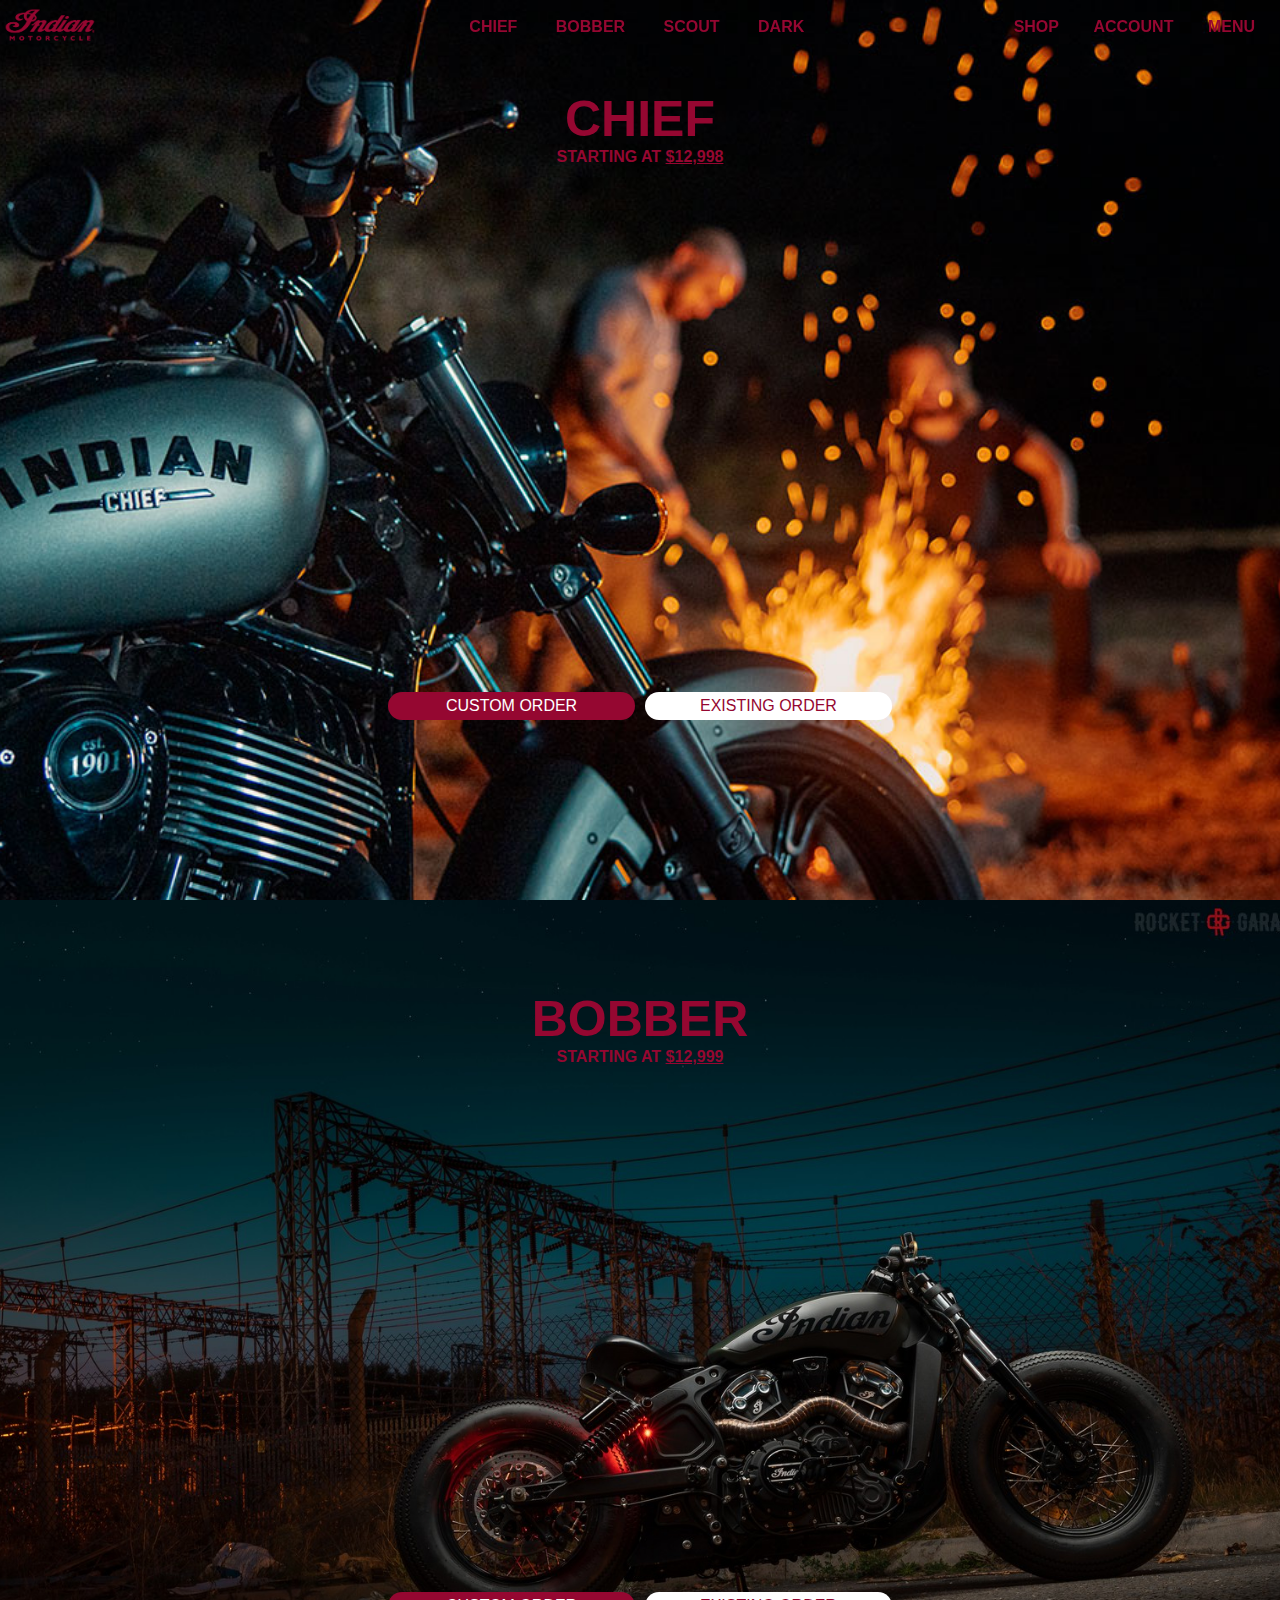
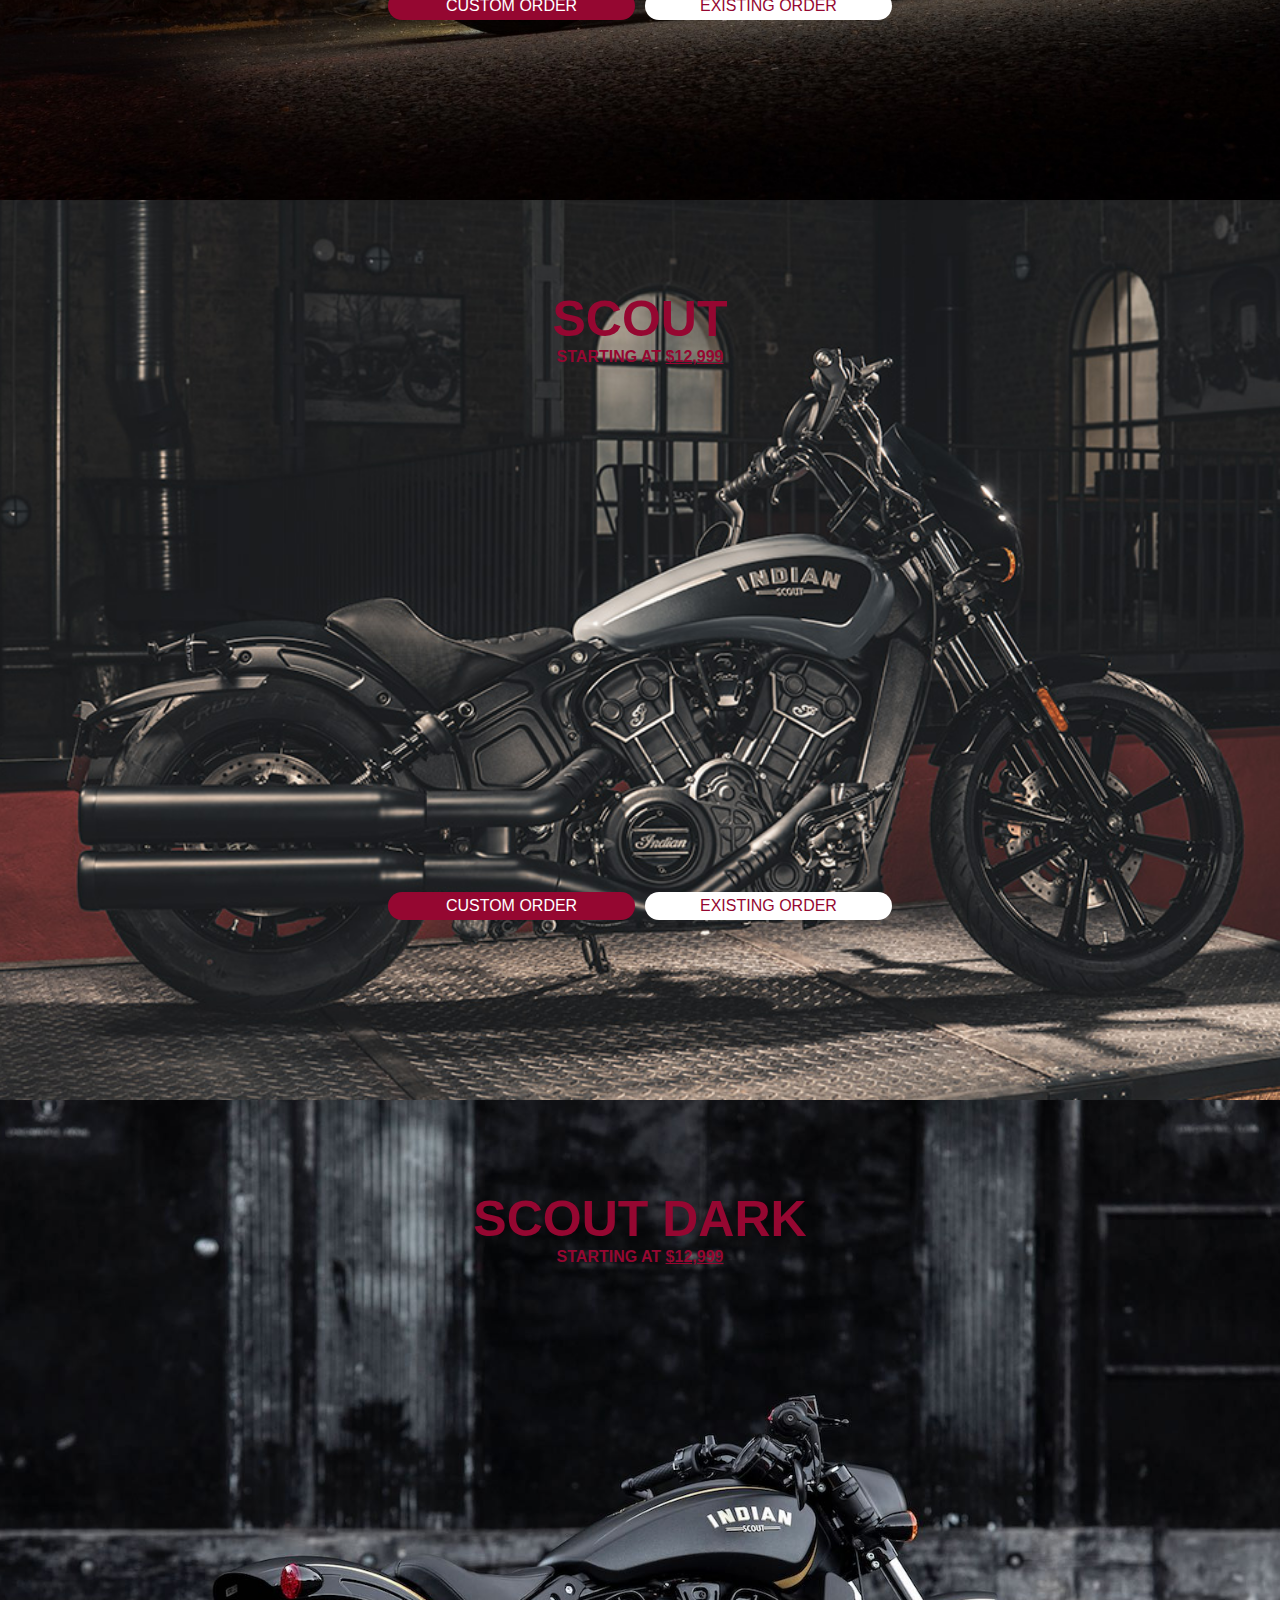
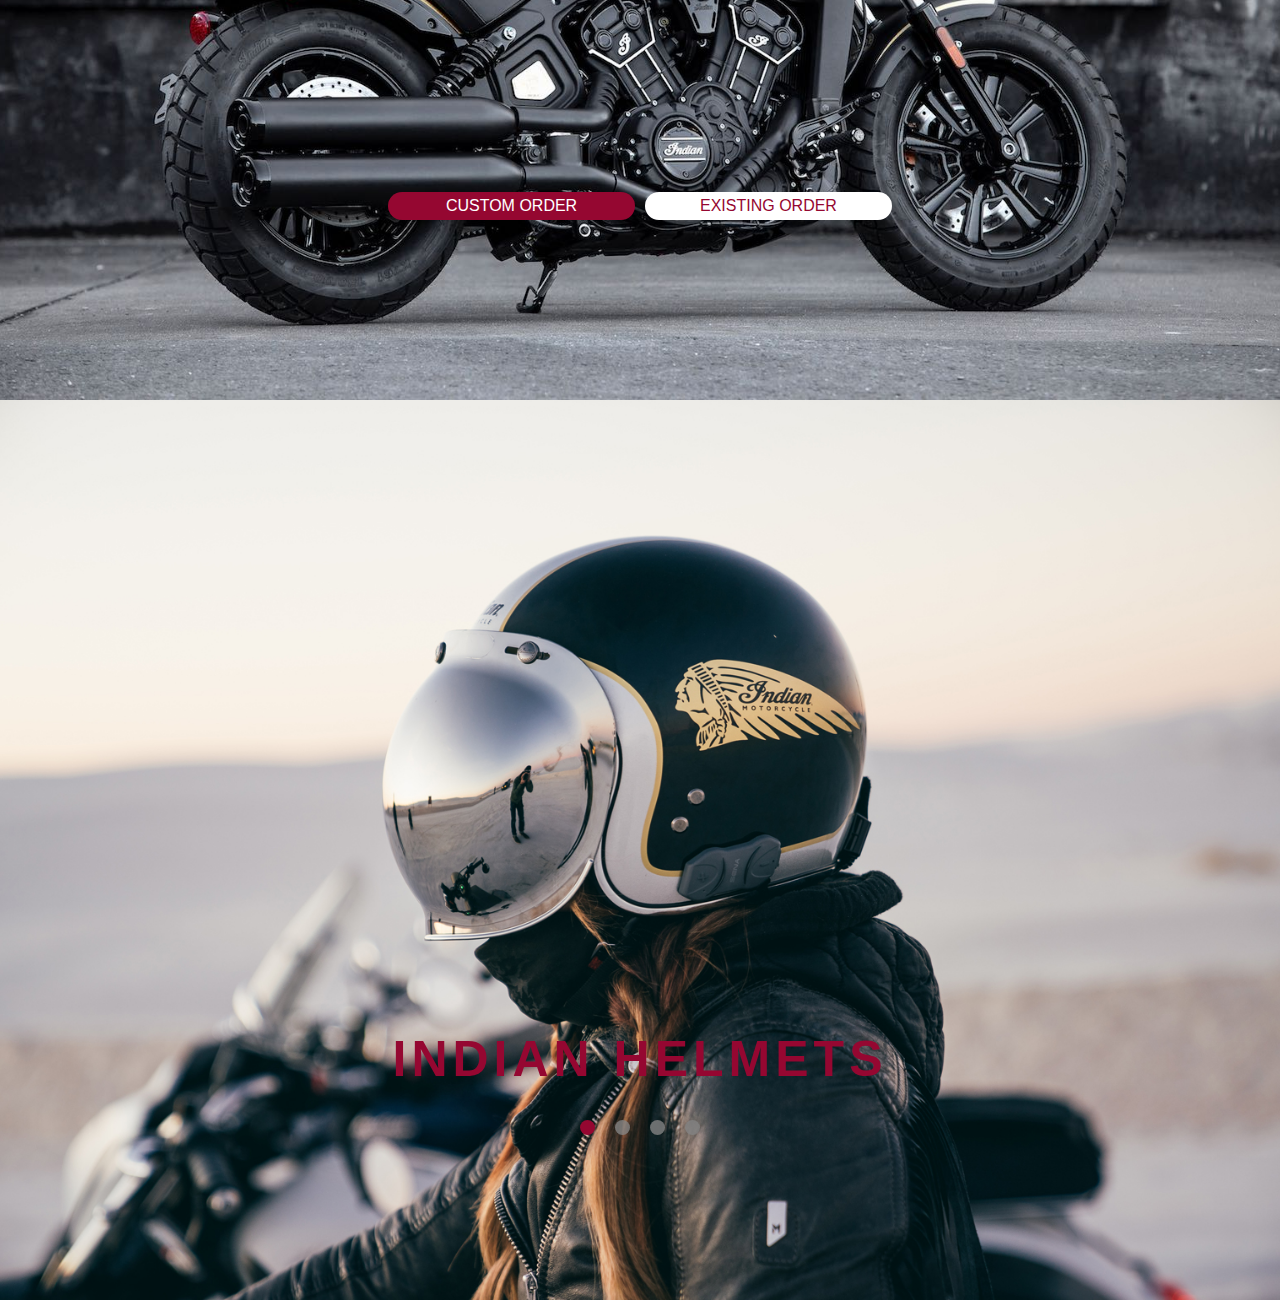
<file: index.html>
<!DOCTYPE html>
<html id="html_id" lang="en">
<head>
    <meta charset="UTF-8">
    <meta http-equiv="X-UA-Compatible" content="IE=edge">
    <meta name="viewport" content="width=device-width, initial-scale=1.0">
    <link href="https://fonts.googleapis.com/css2?family=Gentium+Plus&display=swap" rel="stylesheet">
    <link rel="stylesheet" href="burgerMenuLinks.css">
    <link rel="stylesheet" href="styles.css">
    <link rel="stylesheet" href="scrollableSections.css">
    <title>Indian Motorcycle</title>
</head>
<body>

    

    <header>
        <a href="#"><img src="./images/indian-logo-homepage.png" alt="logo" class="logo"></a>

        <div class="center_menu desktop">
            <a href="#Chief">Chief</a>
            <a href="#ftrs">Bobber</a>
            <a href="#Scout">scout</a>
            <a href="#dark">Dark</a>
        </div>

        <div class="right_menu">
            <a href="#shopSec" class="desktop">Shop</a>
            <a href="#" class="desktop">Account</a>
            <a href="#" id="menu">Menu</a>
        </div>
    </header>

    <div class="burger" id="burger">
        <button id="close_btn">x</button>
        <div class="burger_links">
        <a id="b_link_1" href="#">Existing Inventory</a>
        <a id="b_link_2" href="#">Used Inventory</a>
        <a id="b_link_3" href="#">Trade-In</a>
        <a id="b_link_4" href="#">Test Drive</a>
        <a id="b_link_5" href="#">Insurance</a>
        <a id="b_link_6" href="#">Cybertruck</a>
        <a id="b_link_7" href="#">Roadster</a>
        <a id="b_link_8" href="#">Semi</a>
        <a id="b_link_9" href="#">Charging</a>
        <a id="b_link_10" href="#">Powerwall</a>
        <a id="b_link_11" href="#">Commercial Energy</a>
        <a id="b_link_12" href="#">Utilities</a>
        <a id="b_link_13" href="#">Find Us</a>
        <a id="b_link_14" href="#">Support</a>
        <a id="b_link_15" href="#">Investor Relations</a>
        </div>
    </div>

    <div id="blur"></div>

    <section id="Chief" class="activeSec" >
        <div class="content active">
            <h1>Chief</h1>
            <p>Starting at <span>$12,998</span></p>

                <div class="buttons">
                    <a id="custom1" class="customBtn" href="#">custom order</a>
                    <a href="#">existing order</a>
                </div>
        </div>
    </section>

    <section id="ftrs">
        <div class="content">
            <h1>Bobber</h1>
            <p>Starting at <span>$12,999</span></p>

                <div class="buttons">
                    <a id="custom2" class="customBtn" href="#">custom order</a>
                    <a href="#">existing order</a>
                </div>
        </div>
    </section>

    <section id="Scout">
        <div class="content">
            <h1>Scout</h1>
            <p>Starting at <span>$12,999</span></p>

                <div class="buttons">
                    <a id="custom3" class="customBtn" href="#">custom order</a>
                    <a href="#">existing order</a>
                </div>
        </div>
    </section>

    <section id="dark">
        <div class="content">
            <h1>Scout Dark</h1>
            <p>Starting at <span>$12,999</span></p>

                <div class="buttons">
                    <a id="custom4" class="customBtn" href="#">custom order</a>
                    <a href="#">existing order</a>
                </div>
        </div>
    </section>

    <section id="shopSec">
        <div class="slider">
            <input type="radio" class="radio" name="images" id="radio_1" checked>
            <input type="radio" class="radio" name="images" id="radio_2">
            <input type="radio" class="radio" name="images" id="radio_3">
            <input type="radio" class="radio" name="images" id="radio_4">

                <div class="slide" id="slide_1">
                    <img src="./images/slide-1.jpg" alt="">
                   
                </div>

                <div class="slide" id="slide_2">
                    <img src="./images/slide-2.jpg" alt="">
                </div>

                <div class="slide" id="slide_3">
                    <img src="./images/slide-3.jpg" alt="">
                </div>

                <div class="slide" id="slide_4">
                    <img src="./images/slide-4.jpg" alt="">
                </div>

                <div class="captions_sec content">
                    <div class="caption_1"><h1>Indian Helmets</h1></div>
                    <div class="caption_2"><h1>Indian Glooves</h1></div>
                    <div class="caption_3"><h1>Indian Jackets</h1></div>
                    <div class="caption_4"><h1>Indian Boots</h1></div>
                </div>
                

            <div class="dots">
                <label for="radio_1" id="label_1"></label>
                <label for="radio_2" id="label_2"></label>
                <label for="radio_3" id="label_3"></label>
                <label for="radio_4" id="label_4"></label>
            </div>
        </div>
        
    </section>
</body>

<script src="js.js"></script>
<script src="scroll.js"></script>
<script src="burgerMenuLinksJS.js"></script>
</html>
</file>
<file: burgerMenuLinks.css>
#b_link_1{
    margin-top: 20px;
    margin-bottom: 20px;
    margin-left: 100px;
    margin-right: 20px;
}

#b_link_2{
    margin-top: 20px;
    margin-bottom: 20px;
    margin-left: 100px;
    margin-right: 20px;
}

#b_link_3{
    margin-top: 20px;
    margin-bottom: 20px;
    margin-left: 100px;
    margin-right: 20px;
}


#b_link_4{
    margin-top: 20px;
    margin-bottom: 20px;
    margin-left: 100px;
    margin-right: 20px;
}


#b_link_5{
    margin-top: 20px;
    margin-bottom: 20px;
    margin-left: 100px;
    margin-right: 20px;
}

#b_link_6{
    margin-top: 20px;
    margin-bottom: 20px;
    margin-left: 100px;
    margin-right: 20px;
}

#b_link_7{
    margin-top: 20px;
    margin-bottom: 20px;
    margin-left: 100px;
    margin-right: 20px;
}

#b_link_8{
    margin-top: 20px;
    margin-bottom: 20px;
    margin-left: 100px;
    margin-right: 20px;
}

#b_link_9{
    margin-top: 20px;
    margin-bottom: 20px;
    margin-left: 100px;
    margin-right: 20px;
}

#b_link_10{
    margin-top: 20px;
    margin-bottom: 20px;
    margin-left: 100px;
    margin-right: 20px;
}

#b_link_11{
    margin-top: 20px;
    margin-bottom: 20px;
    margin-left: 100px;
    margin-right: 20px;
}

#b_link_12{
    margin-top: 20px;
    margin-bottom: 20px;
    margin-left: 100px;
    margin-right: 20px;
}

#b_link_13{
    margin-top: 20px;
    margin-bottom: 20px;
    margin-left: 100px;
    margin-right: 20px;
}

#b_link_14{
    margin-top: 20px;
    margin-bottom: 20px;
    margin-left: 100px;
    margin-right: 20px;
}

#b_link_15{
    margin-top: 20px;
    margin-bottom: 20px;
    margin-left: 100px;
    margin-right: 20px;
}
</file>
<file: styles.css>
*{
    margin: 0;
    padding: 0px;
    box-sizing: border-box;
    scroll-behavior: smooth;
}

html{
    scroll-snap-type: y mandatory;
}

body{
    color: #950731;
    font-family: "Helvetica Neue", "Lucida Grande", "Lucida Sans", "Lucida Sans Unicode", sans-serif;
    position: relative;
    overflow-x: hidden;
}

header{
    display: grid;
    grid-template-columns: auto 1fr auto;
    text-align: center;
    align-items: center;
    
    position: fixed;
    width: 100%;
    height: 50px;
    z-index: 1;
}

.logo{
    width: 100px;
    height: auto;
}

.center_menu{
    margin-left: 175px;
}

.center_menu a{
    text-decoration: none;
    text-transform: uppercase;
    color: inherit;
   
    font-weight: 900;

    margin: 0 7px;
    
    padding: 5px 10px;
    border-radius: 10px;

    transition: all 0.2s ease;
    
}

.center_menu a:hover{
    background-color:#950731;
    color: rgb(0, 0, 0);
}

#blur{
    height: 100vh;
    width: 100%;
    backdrop-filter: blur(5px);
    -webkit-backdrop-filter: blur(5px);
    position: fixed;
    z-index: 2;
    display: none;
}

.content h1{
    font-size: 50px;
    font-family: "Helvetica Neue", "Lucida Grande", "Lucida Sans", "Lucida Sans Unicode", sans-serif;
}

@media(max-width:500px){
    .content h1{
        font-size: 40px;
        font-family: "Helvetica Neue", "Lucida Grande", "Lucida Sans", "Lucida Sans Unicode", sans-serif;
    }
}


.right_menu{
    margin-right: 10px;
    text-align: right;
}

.right_menu a{
    text-decoration: none;
    text-transform: uppercase;
    color: inherit;
    font-weight: 900;

    margin: 0 5px;
    padding: 5px 10px;
    border-radius: 10px;

    transition: all 0.2s ease;
    
}

.right_menu a:hover{
    background-color: #950731;
    color: rgb(0, 0, 0);
}

.desktop{
    display: none;
}

@media(min-width:768px){
    .desktop{
        display: initial;
    }
}

.burger{
    
    height: 100vh;
    width: 300px;
    position: fixed;
    z-index: 3;
    right: -300px;
    overflow-x: hidden;
    
    background-color: #950731;
    transition: right 0.4s ease;
}

@media(max-width:500px){
    .burger{
        width: 280px;
    }
}


.burger_links{
    position: absolute;
    margin-top: 40px;
}

.burger a{
    display: block;
    opacity: 0;
    text-decoration: none;
    color: white;

    transition: all 0.4s ease;

    overflow-x: hidden;
}

#close_btn{
    position: absolute;
    right: 20px;
    top: 20px;
    padding: 5px 10px;
    border: solid 0px;
    border-radius: 20px;
    cursor: pointer;
}

section{
    scroll-snap-align: start;

    height: 100vh;
    width: 100%;
    position: relative;
    background-size: cover;
    background-position: center;
    
}

#Chief{
    background-image: url(./images/mainpage.jpg);
    background-size: cover;
    background-position: center;
}

#ftrs{
    background-image: url(./images/FTRS.jpg);
    background-size: cover;
    background-position: center;
}

#Scout{
    background-image: url(./images/Bobber.jpg);
    background-size: cover;
    background-position: center;
}

#dark{
    background-image: url(./images/Bobber1.jpg);
    background-size: cover;
    background-position: center;
}

@media(max-width:700px){
    #Chief{
        background-image: url(./images/mainpage.jpg);
        background-size: cover;
        background-position: center;
    }
    
    #ftrs{
        width: 100%;
        background-position: right;
        background-size: cover;
        background-clip: content-box;
        
    }
    
    #Scout{
        background-image: url(./images/Bobber-max700.jpg);
        background-size: cover;
        background-position: center;
        background-position: right;
    }
    
    #dark{
        background-image: url(./images/Bobber1-max700.jpg);
        background-size: cover;
        background-position: center;
        background-position: right;
    }
}

section .content{
    height: 100vh;
    width: 100%;
    opacity: 0;
    
    transition: all 1s ease ;
    
    padding: 10vh 0 5vh 0;

    text-align: center;
    text-transform: uppercase;

    display: grid;
    grid-template-rows: min-content auto min-content;
}

.content.active{
    opacity: 1;
    padding: 10vh 0 20vh 0;
}

.content p{
    font-weight: 600;
}

.content span{
    text-decoration: underline;
}

.buttons{
    display: grid;
    row-gap: 20px;  
    margin: 0 20px;
}

@media(min-width:768px){
    .buttons{
        margin: auto;
        grid-template-columns: 1fr 1fr;
        
    }
}

.buttons a{
    background-color: white;
    text-decoration: none;
    text-align: center;
    font-weight: 100 !important;

    color: inherit;
    border-radius: 30px;

    display: block;
    padding: 5px 55px;
    margin: 0 5px;
}

.buttons a:first-child{
    background-color: #950731;
    color: white;
    font-weight: 100 !important;
}
</file>
<file: scrollableSections.css>
.radio{
    display: none;
}

.slider{
    width: 100%;
    height: 100%;
    position: absolute;

    overflow: hidden;
}

.slide{
    position: absolute;
    width: 100%;
    height: 100%;
    top: 0;
    left: 0;
    opacity: 0;

    transition: all 0.2s ease;
}


.slide img{
    width: 100%;
    height: 100%;

    object-fit: cover;
}

.dots{
    width: 100%;
    position: absolute;
    display: flex;
    justify-content: center;
    align-items: center;
    margin-top: 80vh;
}


.dots label{
    width: 15px;
    height: 15px;
    background-color: #838383;
    margin: 0 10px;
    border-radius: 10px;
    cursor: pointer;
    opacity: 0.8;
    transition: all 0.2s ease-in-out;
}

.dots label:hover{
    opacity: 1;
}

#radio_1:checked ~ #slide_1,
#radio_2:checked ~ #slide_2,
#radio_3:checked ~ #slide_3,
#radio_4:checked ~ #slide_4{
    opacity: 1;
}

#radio_1:checked ~ .dots #label_1,
#radio_2:checked ~ .dots #label_2,
#radio_3:checked ~ .dots #label_3,
#radio_4:checked ~ .dots #label_4{
    opacity: 1;
    background-color: #950731;
}

.captions_sec{
    position: absolute;
    width: 100%;
    height: 100%;
    text-align: center;
}

.caption_1,
.caption_2,
.caption_3,
.caption_4{
    color: inherit;
    margin-top: 60vh;
    text-transform: uppercase;
    letter-spacing: 5px;
    display: none;
    font-family: "Helvetica Neue", "Lucida Grande", "Lucida Sans", "Lucida Sans Unicode", sans-serif;
}

@media(max-width: 500px){
    .caption_1,
    .caption_2,
    .caption_3,
    .caption_4{
        color: inherit;
        margin-top: 45vh;
        text-transform: uppercase;
        letter-spacing: 5px;
        display: none;
        font-family: "Helvetica Neue", "Lucida Grande", "Lucida Sans", "Lucida Sans Unicode", sans-serif;
    }
}

#radio_1:checked ~ .captions_sec .caption_1,
#radio_2:checked ~ .captions_sec .caption_2,
#radio_3:checked ~ .captions_sec .caption_3,
#radio_4:checked ~ .captions_sec .caption_4{
    display: block;
}
</file>
